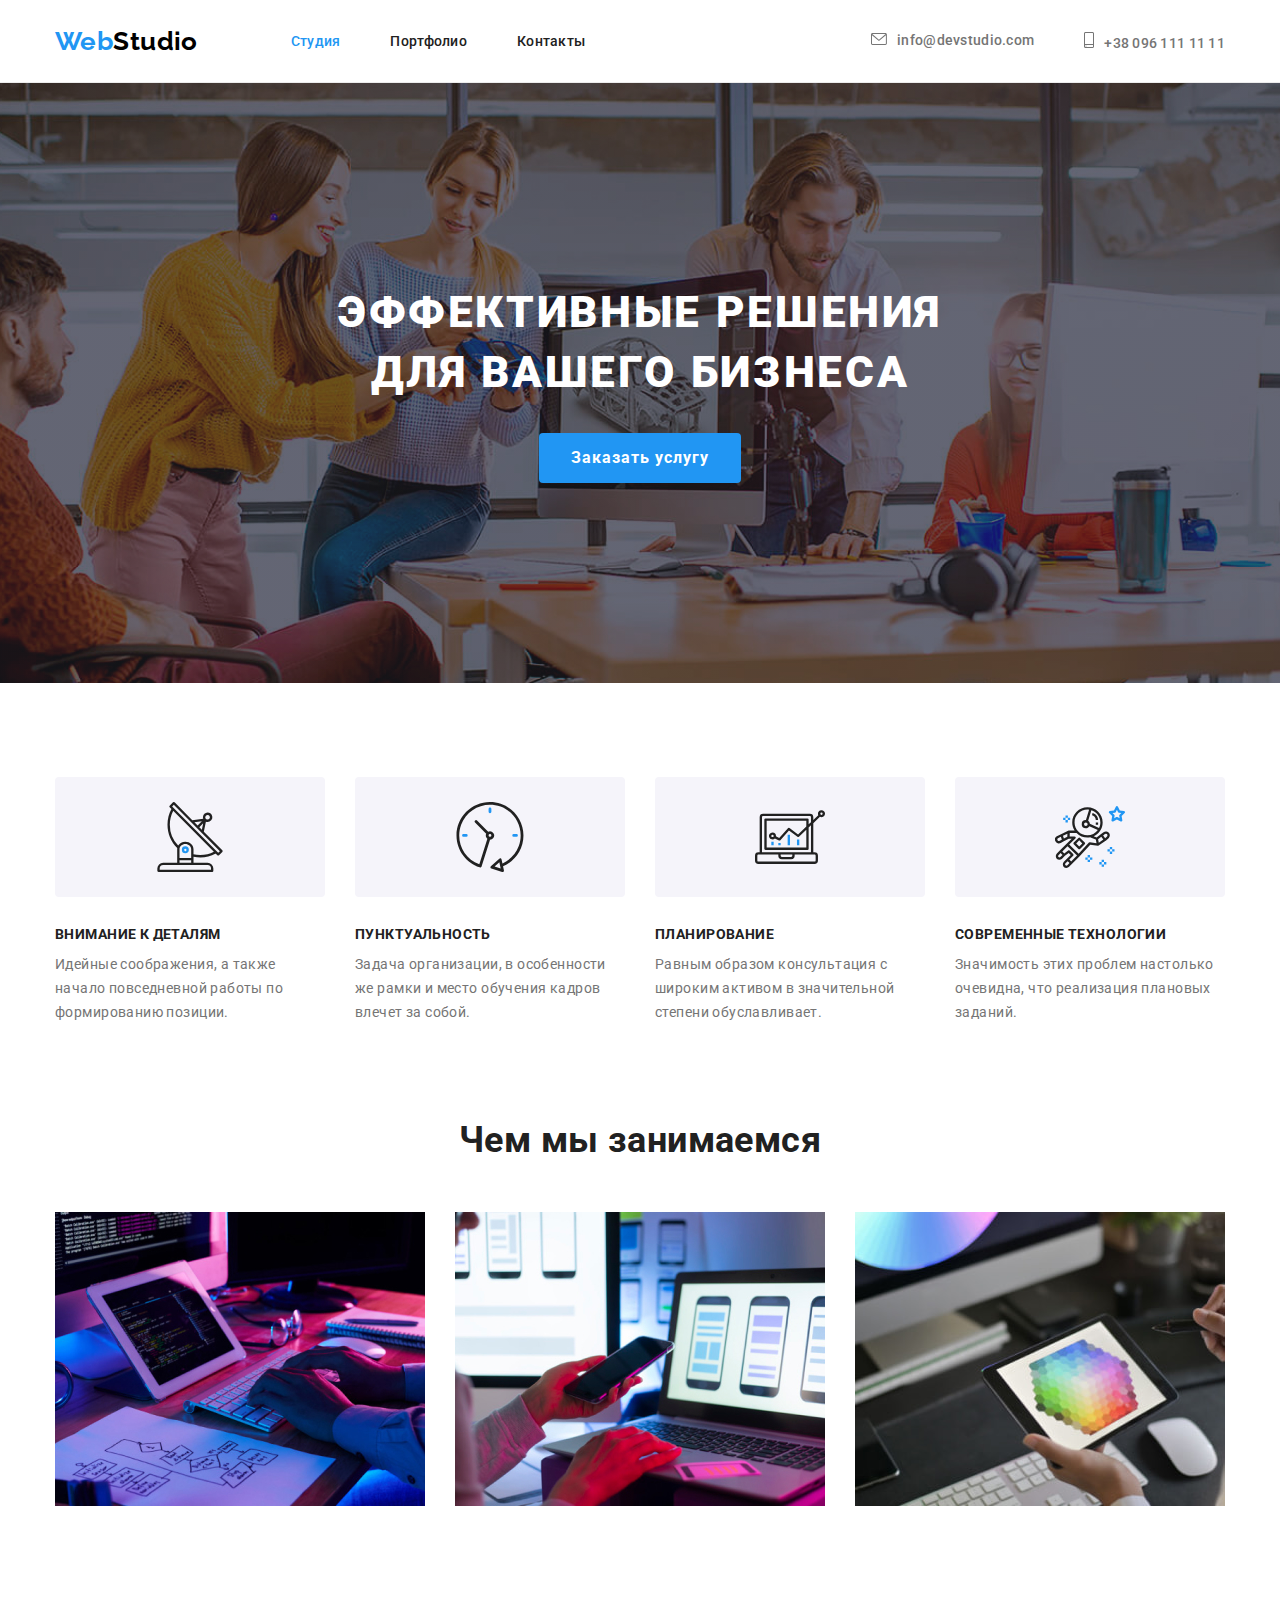
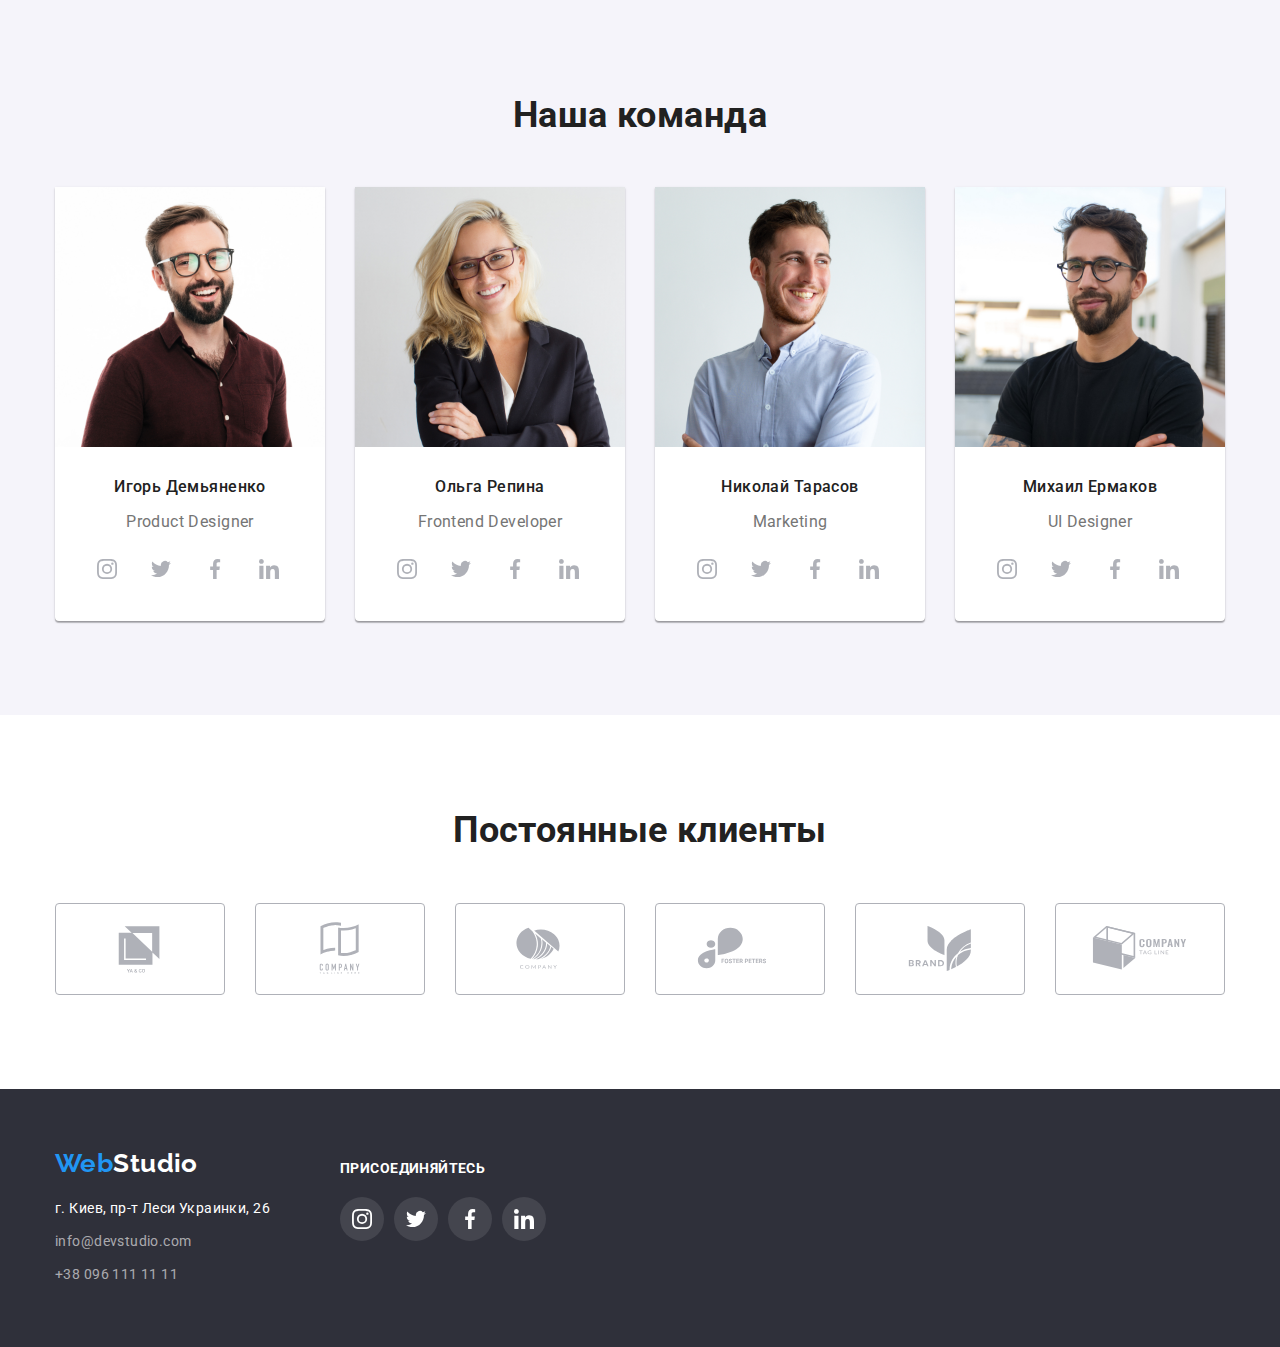
<file: index.html>
<!DOCTYPE html>
<html lang="ru">

<head>
  <meta charset="UTF-8" />
  <meta http-equiv="X-UA-Compatible" content="IE=edge" />
  <meta name="viewport" content="width=device-width, initial-scale=1.0" />
  <title lang="en">WebStudio</title>
  <link rel="preconnect" href="https://fonts.googleapis.com" />
  <link rel="preconnect" href="https://fonts.gstatic.com" crossorigin />
  <link href="https://fonts.googleapis.com/css2?family=Raleway:wght@700&family=Roboto:wght@400;500;700;900&display=swap"
    rel="stylesheet" />
  <link rel="stylesheet"
    href="https://cdnjs.cloudflare.com/ajax/libs/modern-normalize/1.1.0/modern-normalize.min.css" />
  <link rel="stylesheet" href="./css/styles.css" />
</head>

<body>
  <header class="header">
    <div class="container main-nav">
      <a class="logo" lang="en" href="./index.html"><span class="logo-body">Web</span>Studio</a>
      <nav>
        <ul class="site-nav list">
          <li class="site-nav-item">
            <a class="link-nav link current" href="./index.html">Студия</a>
          </li>
          <li class="site-nav-item">
            <a class="link-nav link" href="./portfolio.html">Портфолио</a>
          </li>
          <li class="site-nav-item">
            <a class="link-nav link" href="#">Контакты</a>
          </li>
        </ul>
      </nav>

      <ul class="contact-nav list">
        <li class="contact-nav-item">
          <a class="link-cont link" lang="en" href="mailto:info@devstudio.com">
            <svg class="contact-icon" width="16px" height="12px">
              <use href="./images/SVG/icons.svg#envelope"></use>
            </svg>info@devstudio.com</a>
        </li>
        <li class="contact-nav-item">
          <a class="link-cont link" href="tel:+380961111111"><svg class="contact-icon" width="10px" height="16px">
              <use href="./images/SVG/icons.svg#smartphon"></use>
            </svg>+38 096 111 11 11</a>
        </li>
      </ul>
    </div>
  </header>

  <main>
    <section class="hero overlay">
      <div class="container">
        <h1 class="hero-title">Эффективные решения для вашего бизнеса</h1>
        <button type="button" class="btn">Заказать услугу</button>
      </div>
    </section>

    <section class="section">
      <div class="container">
        <h2 hidden>Особенности</h2>
        <ul class="feature list">
          <li class="feature-list">
            <div class="feature-cont">
              <svg class="feature-icon" width="70" height="70">
                <use href="./images/SVG/icons.svg#antenna"></use>
              </svg>
            </div>
            <h3 class="feature-title">Внимание к деталям</h3>
            <p class="feature-text">
              Идейные соображения, а также начало повседневной работы по формированию позиции.
            </p>
          </li>
          <li class="feature-list">
            <div class="feature-cont">
              <svg class="feature-icon" width="70" height="70">
                <use href="./images/SVG/icons.svg#clock"></use>
              </svg>
            </div>
            <h3 class="feature-title">Пунктуальность</h3>
            <p class="feature-text">
              Задача организации, в особенности же рамки и место обучения кадров влечет за собой.
            </p>
          </li>
          <li class="feature-list">
            <div class="feature-cont">
              <svg class="feature-icon" width="70" height="70">
                <use href="./images/SVG/icons.svg#diagram"></use>
              </svg>
            </div>
            <h3 class="feature-title">Планирование</h3>
            <p class="feature-text">
              Равным образом консультация с широким активом в значительной степени обуславливает.
            </p>
          </li>
          <li class="feature-list">
            <div class="feature-cont">
              <svg class="feature-icon" width="70" height="70">
                <use href="./images/SVG/icons.svg#astronaut"></use>
              </svg>
            </div>
            <h3 class="feature-title">Современные технологии</h3>
            <p class="feature-text">
              Значимость этих проблем настолько очевидна, что реализация плановых заданий.
            </p>
          </li>
        </ul>
      </div>
    </section>

    <section class="section half">
      <div class="container">
        <h2 class="work-title">Чем мы занимаемся</h2>
        <ul class="work list">
          <li class="work-list">
            <img class="work-img" src="./images/desk.jpg" alt="рабочий стол" width="370" />
          </li>
          <li class="work-list">
            <img class="work-img" src="./images/notebook.jpg" alt="ноутбук" width="370" />
          </li>
          <li class="work-list">
            <img class="work-img" src="./images/ipad.jpg" alt="планшет" width="370" />
          </li>
        </ul>
      </div>
    </section>

    <section class="section teams">
      <div class="container">
        <h2 class="team-title">Наша команда</h2>
        <ul class="team list">
          <li>
            <div class="team-box">
              <img class="team-foto" src="./images/participant.jpg" alt="Мужчина" width="270" height="260" />
              <div class="team-name">
                <h3 class="section-team-title">Игорь Демьяненко</h3>
                <p class="team-text" lang="en">Product Designer</p>
                <ul class="team-social list">
                  <li class="team-social-list">
                    <a class="team-social-link" href="#" target="_blank" rel="noopener noreferrer"
                      aria-label="instagram">
                      <svg class="team-social-icon">
                        <use href="./images/SVG/icons.svg#instagram"></use>
                      </svg></a>
                  </li>
                  <li class="team-social-list">
                    <a class="team-social-link" href="#" target="_blank" rel="noopener noreferrer" aria-label="twitter">
                      <svg class="team-social-icon">
                        <use href="./images/SVG/icons.svg#twitter"></use>
                      </svg></a>
                  </li>
                  <li class="team-social-list">
                    <a class="team-social-link" href="#" target="_blank" rel="noopener noreferrer"
                      aria-label="facebook">
                      <svg class="team-social-icon">
                        <use href="./images/SVG/icons.svg#facebook"></use>
                      </svg></a>
                  </li>
                  <li class="team-social-list">
                    <a class="team-social-link" href="#" target="_blank" rel="noopener noreferrer"
                      aria-label="linkedin">
                      <svg class="team-social-icon">
                        <use href="./images/SVG/icons.svg#linkedin"></use>
                      </svg></a>
                  </li>
                </ul>
              </div>
            </div>
          </li>
          <li>
            <div class="team-box">
              <img class="team-foto" src="./images/participant1.jpg" alt="Женшина" width="270" height="260" />
              <div class="team-name">
                <h3 class="section-team-title">Ольга Репина</h3>
                <p class="team-text" lang="en">Frontend Developer</p>
                <ul class="team-social list">
                  <li class="team-social-list">
                    <a class="team-social-link" href="#" target="_blank" rel="noopener noreferrer"
                      aria-label="instagram">
                      <svg class="team-social-icon">
                        <use href="./images/SVG/icons.svg#instagram"></use>
                      </svg></a>
                  </li>
                  <li class="team-social-list">
                    <a class="team-social-link" href="#" target="_blank" rel="noopener noreferrer" aria-label="twitter">
                      <svg class="team-social-icon">
                        <use href="./images/SVG/icons.svg#twitter"></use>
                      </svg></a>
                  </li>
                  <li class="team-social-list">
                    <a class="team-social-link" href="#" target="_blank" rel="noopener noreferrer"
                      aria-label="facebook">
                      <svg class="team-social-icon">
                        <use href="./images/SVG/icons.svg#facebook"></use>
                      </svg></a>
                  </li>
                  <li class="team-social-list">
                    <a class="team-social-link" href="#" target="_blank" rel="noopener noreferrer"
                      aria-label="linledin">
                      <svg class="team-social-icon">
                        <use href="./images/SVG/icons.svg#linkedin"></use>
                      </svg></a>
                  </li>
                </ul>
              </div>
            </div>
          </li>
          <li>
            <div class="team-box">
              <img class="team-foto" src="./images/participant2.jpg" alt="Мужчина" width="270" height="260" />
              <div class="team-name">
                <h3 class="section-team-title">Николай Тарасов</h3>
                <p class="team-text" lang="en">Marketing</p>
                <ul class="team-social list">
                  <li class="team-social-list">
                    <a class="team-social-link" href="#" target="_blank" rel="noopener noreferrer"
                      aria-label="instagram">
                      <svg class="team-social-icon">
                        <use href="./images/SVG/icons.svg#instagram"></use>
                      </svg></a>
                  </li>
                  <li class="team-social-list">
                    <a class="team-social-link" href="#" target="_blank" rel="noopener noreferrer" aria-label="twitter">
                      <svg class="team-social-icon">
                        <use href="./images/SVG/icons.svg#twitter"></use>
                      </svg></a>
                  </li>
                  <li class="team-social-list">
                    <a class="team-social-link" href="#" target="_blank" rel="noopener noreferrer"
                      aria-label="facebook">
                      <svg class="team-social-icon">
                        <use href="./images/SVG/icons.svg#facebook"></use>
                      </svg></a>
                  </li>
                  <li class="team-social-list">
                    <a class="team-social-link" href="#" target="_blank" rel="noopener noreferrer"
                      aria-label="linkedin">
                      <svg class="team-social-icon">
                        <use href="./images/SVG/icons.svg#linkedin"></use>
                      </svg></a>
                  </li>
                </ul>
              </div>
            </div>
          </li>
          <li>
            <div class="team-box">
              <img class="team-foto" src="./images/participant3.jpg" alt="Мужчина" width="270" height="260" />
              <div class="team-name">
                <h3 class="section-team-title">Михаил Ермаков</h3>
                <p class="team-text" lang="en">UI Designer</p>
                <ul class="team-social list">
                  <li class="team-social-list">
                    <a class="team-social-link" href="#" target="_blank" rel="noopener noreferrer"
                      aria-label="instagram">
                      <svg class="team-social-icon">
                        <use href="./images/SVG/icons.svg#instagram"></use>
                      </svg></a>
                  </li>
                  <li class="team-social-list">
                    <a class="team-social-link" href="#" target="_blank" rel="noopener noreferrer" aria-label="twitter">
                      <svg class="team-social-icon">
                        <use href="./images/SVG/icons.svg#twitter"></use>
                      </svg></a>
                  </li>
                  <li class="team-social-list">
                    <a class="team-social-link" href="#" target="_blank" rel="noopener noreferrer"
                      aria-label="facebook">
                      <svg class="team-social-icon">
                        <use href="./images/SVG/icons.svg#facebook"></use>
                      </svg></a>
                  </li>
                  <li class="team-social-list">
                    <a class="team-social-link" href="#" target="_blank" rel="noopener noreferrer"
                      aria-label="linkedin">
                      <svg class="team-social-icon">
                        <use href="./images/SVG/icons.svg#linkedin"></use>
                      </svg></a>
                  </li>
                </ul>
              </div>
            </div>
          </li>
        </ul>
      </div>
    </section>

    <section class="section">
      <div class="container">
        <h2 class="customer-title">Постоянные клиенты</h2>
        <ul class="customer list">
          <li class="customer-list">
            <a href="#" class="customer-link"><svg class="customer-icon">
                <use href="./images/SVG/icons.svg#customer"></use>
              </svg></a>
          </li>
          <li class="customer-list">
            <a href="#" class="customer-link"><svg class="customer-icon">
                <use href="./images/SVG/icons.svg#customer1"></use>
              </svg></a>
          </li>
          <li class="customer-list">
            <a href="#" class="customer-link"><svg class="customer-icon">
                <use href="./images/SVG/icons.svg#customer2"></use>
              </svg></a>
          </li>
          <li class="customer-list">
            <a href="#" class="customer-link"><svg class="customer-icon">
                <use href="./images/SVG/icons.svg#customer3"></use>
              </svg></a>
          </li>
          <li class="customer-list">
            <a href="#" class="customer-link"><svg class="customer-icon">
                <use href="./images/SVG/icons.svg#customer4"></use>
              </svg></a>
          </li>
          <li class="customer-list">
            <a href="#" class="customer-link"><svg class="customer-icon">
                <use href="./images/SVG/icons.svg#customer5"></use>
              </svg></a>
          </li>
        </ul>
      </div>
    </section>
  </main>

  <footer class="footer list">
    <div class="container">
      <div class="display">
        <div class="footer-cont">
          <a class="logo-footer" lang="en" href="./index.html"><span class="logo-body">Web</span>Studio</a>
          <address class="address">
            <ul class="address-link list">
              <li class="footer-con">
                <a class="footer-street">г. Киев, пр-т Леси Украинки, 26</a>
              </li>

              <li class="footer-con">
                <a class="footer-contact" lang="en" href="mailto:info@devstudio.com">info@devstudio.com</a>
              </li>
              <li><a class="footer-contact" href="tel:+380961111111">+38 096 111 11 11</a></li>
            </ul>
          </address>
        </div>

        <div>
          <h3 class="footer-title">присоединяйтесь</h3>
          <ul class="social list">
            <li class="social-list">
              <a class="social-link" href="#" target="_blank" rel="noopener noreferrer" aria-label="instagram">
                <svg class="footer-social-icon">
                  <use href="./images/SVG/icons.svg#instagram"></use>
                </svg></a>
            </li>
            <li class="social-list">
              <a class="social-link" href="#" target="_blank" rel="noopener noreferrer" aria-label="twitter">
                <svg class="footer-social-icon">
                  <use href="./images/SVG/icons.svg#twitter"></use>
                </svg></a>
            </li>
            <li class="social-list">
              <a class="social-link" href="#" target="_blank" rel="noopener noreferrer" aria-label="facebook">
                <svg class="footer-social-icon">
                  <use href="./images/SVG/icons.svg#facebook"></use>
                </svg></a>
            </li>
            <li class="social-list">
              <a class="social-link" href="#" target="_blank" rel="noopener noreferrer" aria-label="linkedin">
                <svg class="footer-social-icon">
                  <use href="./images/SVG/icons.svg#linkedin"></use>
                </svg></a>
            </li>
          </ul>
        </div>
      </div>
    </div>
  </footer>
</body>

</html>
</file>
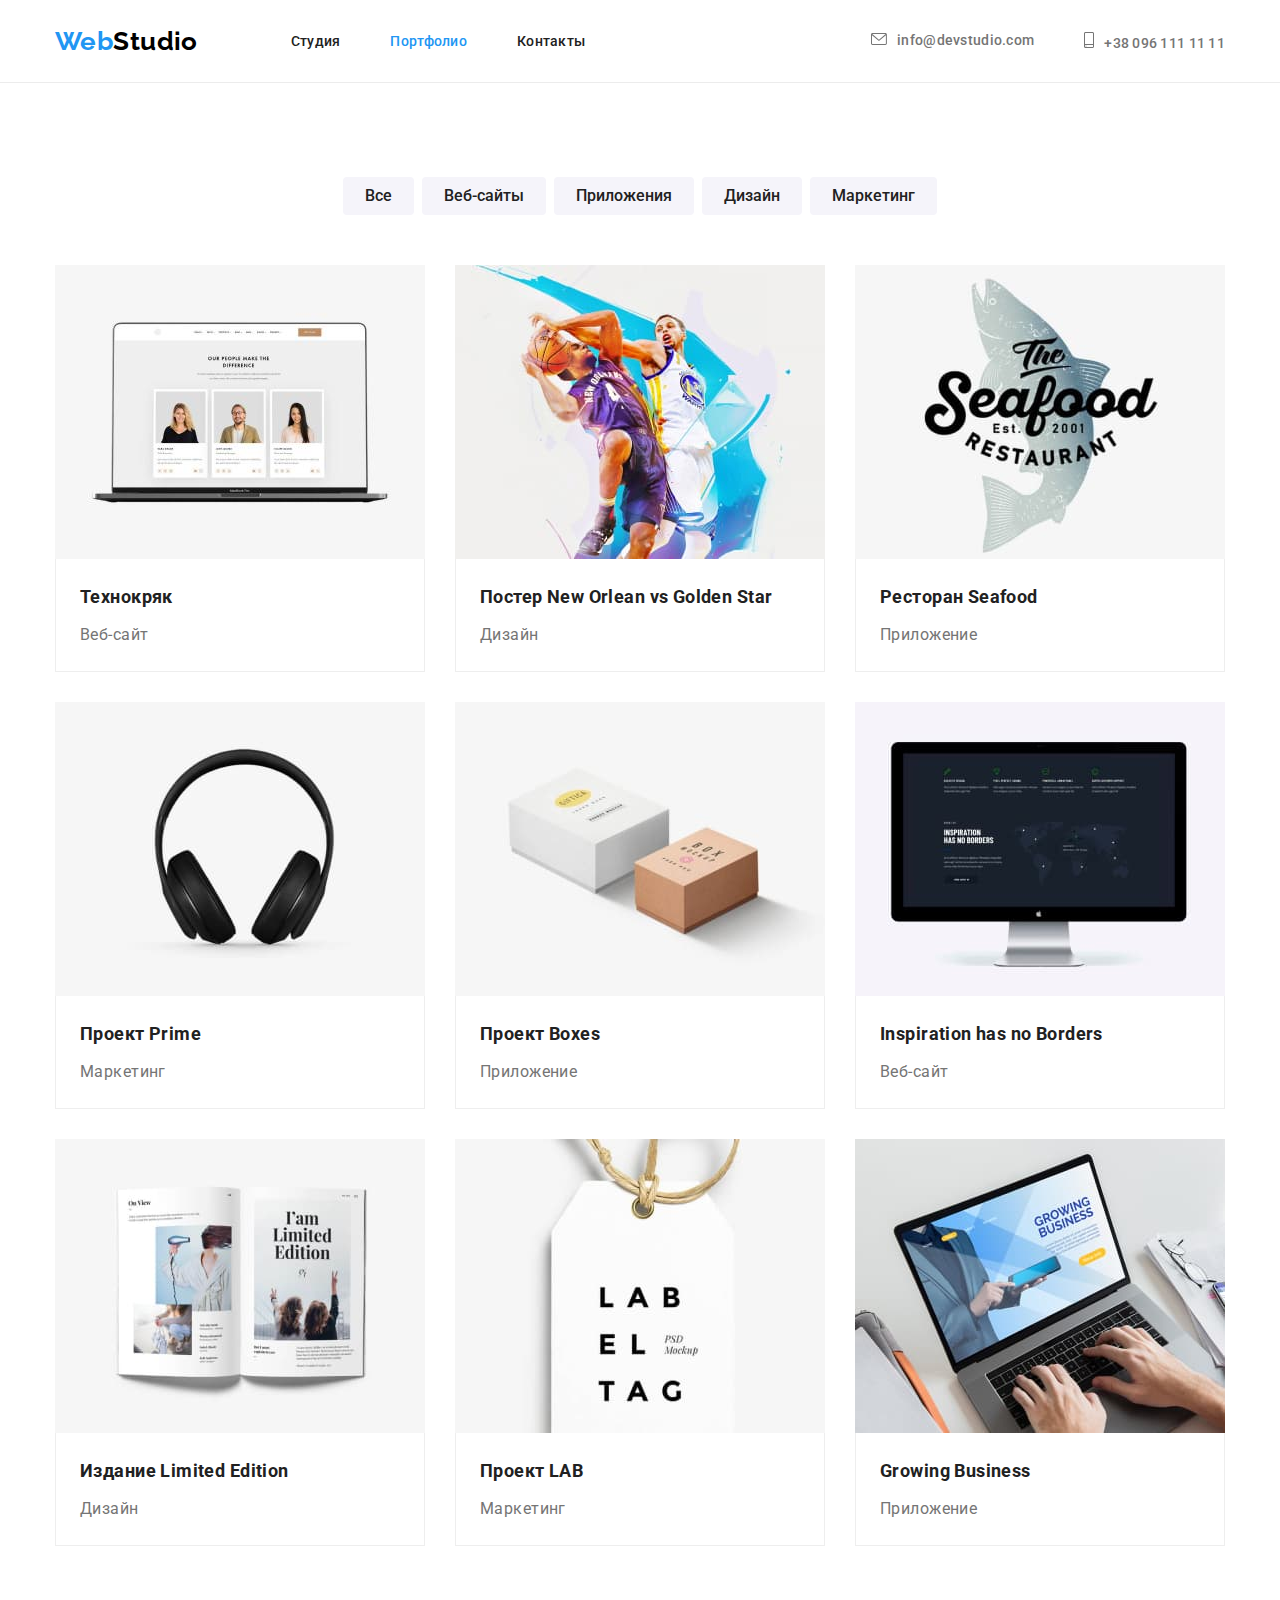
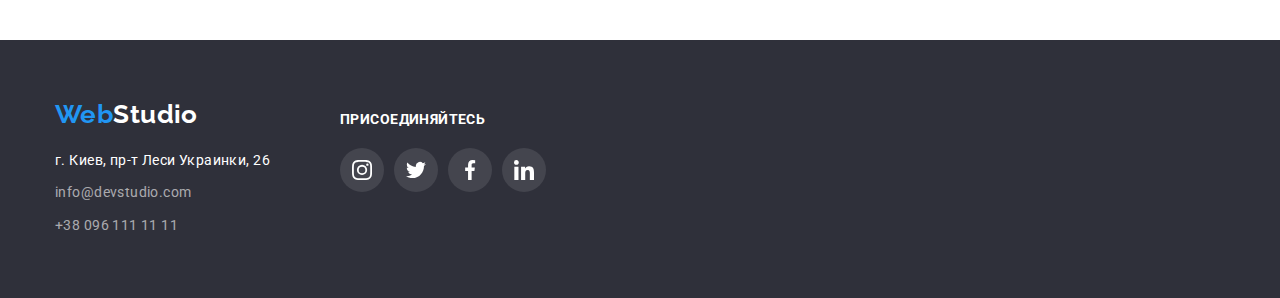
<file: portfolio.html>
<!DOCTYPE html>
<html lang="ru">

<head>
  <meta charset="UTF-8" />
  <meta http-equiv="X-UA-Compatible" content="IE=edge" />
  <meta name="viewport" content="width=device-width, initial-scale=1.0" />
  <title>Portfolio</title>
  <link rel="preconnect" href="https://fonts.googleapis.com" />
  <link rel="preconnect" href="https://fonts.gstatic.com" crossorigin />
  <link href="https://fonts.googleapis.com/css2?family=Raleway:wght@700&family=Roboto:wght@400;500;700;900&display=swap"
    rel="stylesheet" />
  <link rel="stylesheet"
    href="https://cdnjs.cloudflare.com/ajax/libs/modern-normalize/1.1.0/modern-normalize.min.css" />
  <link rel="stylesheet" href="./css/styles.css" />
</head>

<body>
  <header class="header">
    <div class="container main-nav">
      <a lang="en" href="./index.html" class="logo"><span class="logo-body">Web</span>Studio</a>
      <nav>
        <ul class="site-nav list">
          <li class="site-nav-item">
            <a href="./index.html" class="link-nav link">Студия</a>
          </li>
          <li class="site-nav-item">
            <a href="./portfolio.html" class="link-nav link current">Портфолио</a>
          </li>
          <li class="site-nav-item"><a href="" class="link-nav link">Контакты</a></li>
        </ul>
      </nav>

      <ul class="contact-nav list">

        <li class="contact-nav-item">
          <a lang="en" href="mailto:info@devstudio.com" class="link-cont link">
            <svg class="contact-icon" width="16px" height="12px">
              <use href="./images/SVG/icons.svg#envelope"></use>
            </svg>info@devstudio.com</a>
        </li>
        <li class="contact-nav-item">
          <a href="tel:+380961111111" class="link-cont link"><svg class="contact-icon" width="10px" height="16px">
              <use href="./images/SVG/icons.svg#smartphon"></use>
            </svg>+38 096 111 11 11</a>
        </li>
      </ul>
    </div>
  </header>

  <main>
    <section class="section">
      <div class="container">
        <h2 hidden>Портфолио</h2>
        <ul class="button-nav list">
          <li class="btn-list"><button type="button" class="btn-portfolio">Все</button></li>
          <li class="btn-list"><button type="button" class="btn-portfolio">Веб-сайты</button></li>
          <li class="btn-list">
            <button type="button" class="btn-portfolio">Приложения</button>
          </li>
          <li class="btn-list"><button type="button" class="btn-portfolio">Дизайн</button></li>
          <li class="btn-list"><button type="button" class="btn-portfolio">Маркетинг</button></li>
        </ul>

        <ul class="portfolio list">
          <li class="portfolio-list">
            <img class="portfolio-foto" src="./images/portfolio/img.jpg" alt="Ноутбук" width="370" />
            <div class="portfolio-border">
              <h3 class="portfolio-title">Технокряк</h3>
              <p class="portfolio-text">Веб-сайт</p>
            </div>

          </li>
          <li class="portfolio-list">

            <img class="portfolio-foto" src="./images/portfolio/img1.jpg" alt="Баскетбол" width="370" />
            <div class="portfolio-border">
              <h3 class="portfolio-title">Постер New Orlean vs Golden Star</h3>
              <p class="portfolio-text">Дизайн</p>
            </div>

          </li>
          <li class="portfolio-list">

            <img class="portfolio-foto" src="./images/portfolio/img2.jpg" alt="Логотип ресторана" width="370" />
            <div class="portfolio-border">
              <h3 class="portfolio-title">Ресторан Seafood</h3>
              <p class="portfolio-text">Приложение</p>
            </div>

          </li>
          <li class="portfolio-list">

            <img class="portfolio-foto" src="./images/portfolio/img3.jpg" alt="Наушники" width="370" />
            <div class="portfolio-border">
              <h3 class="portfolio-title">Проект Prime</h3>
              <p class="portfolio-text">Маркетинг</p>
            </div>

          </li>
          <li class="portfolio-list">

            <img class="portfolio-foto" src="./images/portfolio/img4.jpg" alt="Коробки" width="370" />
            <div class="portfolio-border">
              <h3 class="portfolio-title">Проект Boxes</h3>
              <p class="portfolio-text">Приложение</p>
            </div>

          </li>
          <li class="portfolio-list">

            <img class="portfolio-foto" src="./images/portfolio/img5.jpg" alt="Монитор" width="370" />
            <div class="portfolio-border">
              <h3 class="portfolio-title">Inspiration has no Borders</h3>
              <p class="portfolio-text">Веб-сайт</p>
            </div>

          </li>
          <li class="portfolio-list">

            <img class="portfolio-foto" src="./images/portfolio/img6.jpg" alt="Книга" width="370" />
            <div class="portfolio-border">
              <h3 class="portfolio-title">Издание Limited Edition</h3>
              <p class="portfolio-text">Дизайн</p>
            </div>

          </li>
          <li class="portfolio-list">

            <img class="portfolio-foto" src="./images/portfolio/img7.jpg" alt="Лейбл" width="370" />
            <div class="portfolio-border">
              <h3 class="portfolio-title">Проект LAB</h3>
              <p class="portfolio-text">Маркетинг</p>
            </div>

          </li>
          <li class="portfolio-list">

            <img class="portfolio-foto" src="./images/portfolio/img8.jpg" alt="Работа за ноутбуком" width="370" />
            <div class="portfolio-border">
              <h3 class="portfolio-title">Growing Business</h3>
              <p class="portfolio-text">Приложение</p>
            </div>

          </li>
        </ul>
      </div>
    </section>
  </main>

  <footer class="footer list">
    <div class="container">
      <div class="display">
        <div class="footer-cont">
          <a class="logo-footer" lang="en" href="./index.html"><span class="logo-body">Web</span>Studio</a>
          <address class="address">
            <ul class="address-link list">
              <li class="footer-con">
                <a class="footer-street">г. Киев, пр-т Леси Украинки, 26</a>
              </li>

              <li class="footer-con">
                <a class="footer-contact" lang="en" href="mailto:info@devstudio.com">info@devstudio.com</a>
              </li>
              <li><a class="footer-contact" href="tel:+380961111111">+38 096 111 11 11</a></li>
            </ul>
          </address>
        </div>

        <div>
          <h3 class="footer-title">присоединяйтесь</h3>
          <ul class="social list">
            <li class="social-list">
              <a class="social-link" href="#" target="_blank" rel="noopener noreferrer" aria-label="instagram">
                <svg class="footer-social-icon">
                  <use href="./images/SVG/icons.svg#instagram"></use>
                </svg></a>
            </li>
            <li class="social-list">
              <a class="social-link" href="#" target="_blank" rel="noopener noreferrer" aria-label="twitter">
                <svg class="footer-social-icon">
                  <use href="./images/SVG/icons.svg#twitter"></use>
                </svg></a>
            </li>
            <li class="social-list">
              <a class="social-link" href="#" target="_blank" rel="noopener noreferrer" aria-label="facebook">
                <svg class="footer-social-icon">
                  <use href="./images/SVG/icons.svg#facebook"></use>
                </svg></a>
            </li>
            <li class="social-list">
              <a class="social-link" href="#" target="_blank" rel="noopener noreferrer" aria-label="linkedin">
                <svg class="footer-social-icon">
                  <use href="./images/SVG/icons.svg#linkedin"></use>
                </svg></a>
            </li>
          </ul>
        </div>
      </div>
    </div>
  </footer>
</body>

</html>
</file>
<file: css/styles.css>
:root {
  --primery-bg-color: #ffffff;
  --footer-bgr-color: #2f303a;
  --accent-color: #2196f3;
  --team-bgr-color: #f5f4fa;
  --tittle-color: #212121;
  --text-color: #757575;
  --footer-text-color: rgba(255, 255, 255, 0.6);
  --button-bgr-color: #188ce8;
  --portfolio-border-color: #eeeeee;
  --header-border-color: #ececec;
}

body {
  background-color: var(--primery-bg-color);
  color: var(--text-color);
  font-family: 'Roboto', sans-serif;
  font-size: 14px;
  letter-spacing: 0.03em;
}

.container {
  width: 1200px;
  margin: 0 auto;
  padding-left: 15px;
  padding-right: 15px;
}

.list {
  margin: 0;
  padding: 0;

  list-style: none;
}

.section {
  padding-top: 94px;
  padding-bottom: 94px;
}

.half {
  padding-top: 0;
}

/* header */

.header {
  border-bottom: 1px solid var(--header-border-color);
}

.main-nav {
  display: flex;
  align-items: center;
}

.logo {
  margin-right: 93px;

  color: #000000;
  font-family: 'Raleway';
  font-weight: 700;
  font-size: 26px;
  line-height: 1.1;
  text-decoration: none;
}

.logo-body {
  color: var(--accent-color);
}
/* Навигация сайта */
.site-nav {
  display: flex;
}

.site-nav-item:not(:last-child) {
  margin-right: 50px;
}

.link-nav {
  display: block;
  padding-top: 34px;
  padding-bottom: 33px;
}

.site-nav .link {
  color: var(--tittle-color);
  text-decoration: none;
  font-weight: 500;
  line-height: 1.1;
  letter-spacing: 0.02em;
}

.link-nav:hover,
.link-nav:focus {
  color: var(--accent-color);
}

.site-nav .link.current {
  color: var(--accent-color);
}

.contact-nav {
  display: flex;
  margin-left: auto;
}

.link-cont {
  padding-top: 34px;
  padding-bottom: 33px;
}

.contact-nav-item:not(:last-child) {
  margin-right: 50px;
}

.contact-nav .link {
  color: var(--text-color);
  text-decoration: none;
  font-weight: 500;
  line-height: 1.1;
  letter-spacing: 0.02em;
}

.contact-icon {
  margin-right: 10px;

  fill: currentColor;
}

/* Навигация контактов */
.link-cont:hover,
.link-cont:focus {
  color: var(--accent-color);
}

.contact-icon:hover,
.contact-icon:focus {
  fill: currentColor;
}
/* Шапка сайта */

/* Sections */

.hero {
  padding-top: 200px;
  padding-bottom: 200px;

  text-align: center;

  background-color: var(--footer-bgr-color);
}

.overlay {
  max-width: 1600px;
  margin-left: auto;
  margin-right: auto;

  background-image: linear-gradient(to right, rgba(47, 48, 58, 0.4), rgba(47, 48, 58, 0.4)),
    url(../images/overlay.jpg);
  background-position: center;
  background-repeat: no-repeat;
  background-size: 1600px;
}

.hero-title {
  margin: auto;
  width: 689px;
  margin-top: 0;
  margin-bottom: 30px;

  color: var(--primery-bg-color);
  text-transform: uppercase;
  font-weight: 900;
  font-size: 44px;
  line-height: 1.36;
  letter-spacing: 0.06em;
}

.feature {
  display: flex;
  justify-content: space-between;
}

.feature-list {
  width: 270px;
}

.feature-cont {
  display: flex;
  justify-content: center;
  align-items: center;
  margin-bottom: 30px;
  height: 120px;

  background-color: var(--team-bgr-color);
  border-radius: 4px;
}

.feature-title {
  margin-bottom: 10px;
  margin-top: 0;

  color: var(--tittle-color);
  text-transform: uppercase;
  font-weight: 700;
  font-size: 14px;
  line-height: 1.1;
}

.feature-text {
  margin-top: 0;
  margin-bottom: 0;

  font-size: 14px;
  line-height: 1.71;
}

.work {
  display: flex;
  justify-content: space-between;
}

.work-title {
  margin-top: 0;
  margin-bottom: 50px;

  color: var(--tittle-color);
  font-weight: 700;
  font-size: 36px;
  line-height: 1.2;
  text-align: center;
}

.work-img {
  display: block;
}

.team {
  display: flex;
  justify-content: space-between;
}

.teams {
  background-color: var(--team-bgr-color);
}

.team-title {
  margin-top: 0;
  margin-bottom: 50px;

  color: var(--tittle-color);
  font-weight: 700;
  font-size: 36px;
  line-height: 1.2;
  text-align: center;
}

.team-foto {
  display: block;
  margin-top: 0px;
}

.team-box {
  background-color: var(--primery-bg-color);
  border-radius: 0px 0px 4px 4px;
  box-shadow: 0px 1px 3px rgba(0, 0, 0, 0.12), 0px 1px 1px rgba(0, 0, 0, 0.14),
    0px 2px 1px rgba(0, 0, 0, 0.2);
}

.team-name {
  padding-top: 30px;
  padding-bottom: 30px;
}

.section-team-title {
  margin-top: 0;

  color: var(--tittle-color);
  font-family: 'Roboto';
  font-style: normal;
  font-weight: 500;
  font-size: 16px;
  line-height: 1.2;
  text-align: center;
}

.team-text {
  margin-top: 0px;
  margin-bottom: 16px;

  font-size: 16px;
  line-height: 1.2;
  text-align: center;
}

.team-social {
  display: flex;
  width: 44px;
  height: 44px;
  margin-left: 30px;
}

.team-social-list {
  margin-right: 10px;
}

.team-social-list:last-child {
  margin-right: 0;
}

.team-social-link {
  display: block;
  width: 44px;
  height: 44px;
  padding: 12px;

  background-color: rgba(255, 255, 255, 0.1);
  border-radius: 50%;
}

.team-social-icon {
  width: 20px;
  height: 20px;

  fill: #afb1b8;
}

.team-social-link:hover,
.team-social-link:focus {
  background-color: var(--accent-color);
}

.team-social-link:hover .team-social-icon,
.team-social-link:focus .team-social-icon {
  fill: var(--primery-bg-color);
}
/* Клиенты */

.customer-title {
  margin-top: 0;
  margin-bottom: 50px;

  color: var(--tittle-color);
  font-weight: 700;
  font-size: 36px;
  line-height: 1.2;
  text-align: center;
}

.customer {
  display: flex;
  margin: 0;
}

.customer-list {
  margin-right: 30px;
}

.customer-list:last-child {
  margin-right: 0px;
}

.customer-link {
  display: flex;
  justify-content: center;
  align-items: center;
  width: 170px;
  height: 92px;

  border: 1px solid #afb1b8;
  border-radius: 4px;
}

.customer-icon {
  fill: #afb1b8;
  width: 106px;
  height: 60px;
}

.customer-link:hover,
.customer-link:focus {
  border: 1px solid var(--accent-color);
}

.customer-link:hover .customer-icon,
.customer-link:focus .customer-icon {
  fill: var(--accent-color);
}

/* ФУТЕР */
.display {
  display: flex;
}

.footer {
  padding-top: 60px;
  padding-bottom: 60px;

  background-color: var(--footer-bgr-color);
}

.logo-footer {
  display: inline-block;
  margin-bottom: 20px;

  color: var(--primery-bg-color);
  font-family: 'Raleway';
  font-weight: 700;
  font-size: 26px;
  line-height: 1.1;
  text-decoration: none;
}

.footer-street {
  display: inline-block;

  color: var(--primery-bg-color);
  line-height: 1.7;
  font-style: normal;
}

.footer-contact {
  display: inline-block;

  color: var(--footer-text-color);
  text-decoration: none;
  line-height: 1.7;
  font-style: normal;
}

.footer-con {
  margin-bottom: 9px;
}

.footer-con:last-child {
  margin-bottom: 0;
}

.footer-address .footer-contact:hover,
.footer-address .footer-contact:focus {
  color: var(--accent-color);
}

.footer-cont {
  margin-right: 70px;
}

.footer-title {
  margin: 0;
  padding: 0;
  margin-bottom: 20px;
  margin-top: 12px;

  color: var(--primery-bg-color);
  font-weight: 700;
  font-size: 14px;
  line-height: 1.14;
  letter-spacing: 0.03em;
  text-transform: uppercase;
}

.social {
  display: flex;
  width: 44px;
  height: 44px;
}

.social-list {
  margin-right: 10px;
}

.social-list:last-child {
  margin-right: 0;
}

.social-link {
  display: block;
  width: 44px;
  height: 44px;
  padding: 12px;

  background-color: rgba(255, 255, 255, 0.1);
  border-radius: 50%;
}

.footer-social-icon {
  fill: var(--primery-bg-color);
  width: 20px;
  height: 20px;
}

.social-link:hover,
.social-link:focus {
  background-color: var(--accent-color);
}
/* ПОРТФОЛИО */

.portfolio {
  display: flex;
  flex-wrap: wrap;
  gap: 30px;
}

.btn-list:hover,
.btn-list:focus {
  box-shadow: 0px 1px 1px rgba(0, 0, 0, 0.12), 0px 4px 4px rgba(0, 0, 0, 0.06),
    1px 4px 6px rgba(0, 0, 0, 0.16);
}

.portfolio-list {
  flex-basis: calc((100% - 60px) / 3);
}

.portfolio-foto {
  display: block;
  margin-right: 0;
}

.portfolio-border {
  padding: 20px 24px;
  border: 1px solid var(--portfolio-border-color);
  border-top: none;

  text-align: left;

  background-color: var(--primery-bg-color);
}

.portfolio-title {
  margin-top: 0px;
  margin-bottom: 4px;

  color: var(--tittle-color);
  font-weight: 700;
  font-size: 18px;
  line-height: 2;
}

.portfolio-text {
  margin-top: 0px;
  margin-bottom: 0px;

  font-size: 16px;
  line-height: 2;
  color: var(--text-color);
}

.portfolio-list:hover {
  box-shadow: 0px 1px 1px rgba(0, 0, 0, 0.12), 0px 4px 4px rgba(0, 0, 0, 0.06),
    1px 4px 6px rgba(0, 0, 0, 0.16);
}
/* КНОПКИ */
.btn {
  border: 0px;
  border-radius: 4px;
  padding: 10px 32px;

  color: var(--primery-bg-color);
  font-family: 'Roboto', sans-serif;
  font-weight: 700;
  font-size: 16px;
  line-height: 1.9;
  letter-spacing: 0.06em;

  background-color: var(--accent-color);

  cursor: pointer;
}

.hero .btn:hover,
.hero .btn:focus {
  background-color: var(--button-bgr-color);
  box-shadow: 0px 4px 4px rgba(0, 0, 0, 0.15);
}

.button-nav {
  display: flex;
  margin-bottom: 50px;
  justify-content: center;
}

.button-nav .btn-list + .btn-list {
  margin-left: 8px;
}

.btn-portfolio {
  padding: 6px 22px;
  border: 0px;
  border-radius: 4px;

  color: var(--tittle-color);
  background-color: var(--team-bgr-color);
  cursor: pointer;
  font-family: 'Roboto';
  font-weight: 500;
  font-size: 16px;
  line-height: 1.6;
  text-align: center;
}

.button-nav .btn-portfolio:hover,
.button-nav .btn-portfolio:focus {
  color: var(--primery-bg-color);

  background-color: var(--accent-color);
  box-shadow: 0px 3px 1px rgba(0, 0, 0, 0.1), 0px 1px 2px rgba(0, 0, 0, 0.08),
    0px 2px 2px rgba(0, 0, 0, 0.12);
}
</file>
